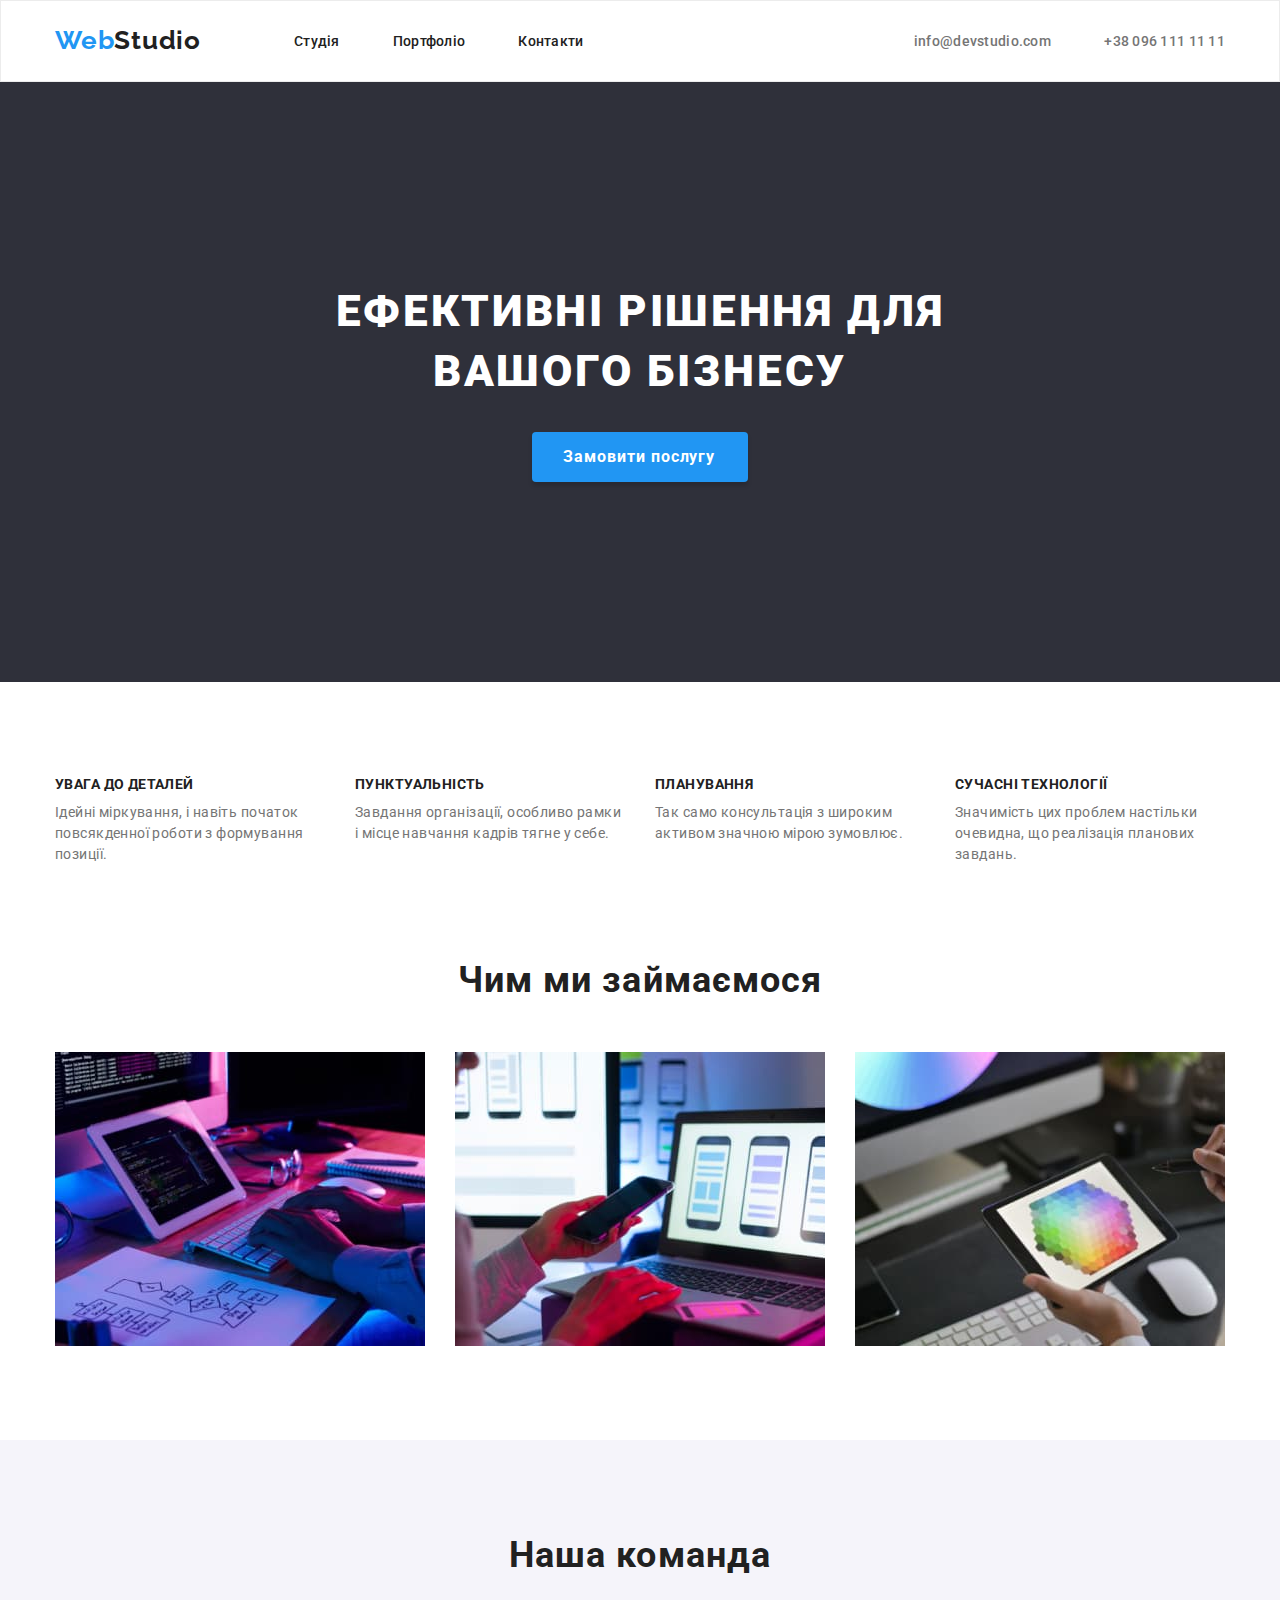
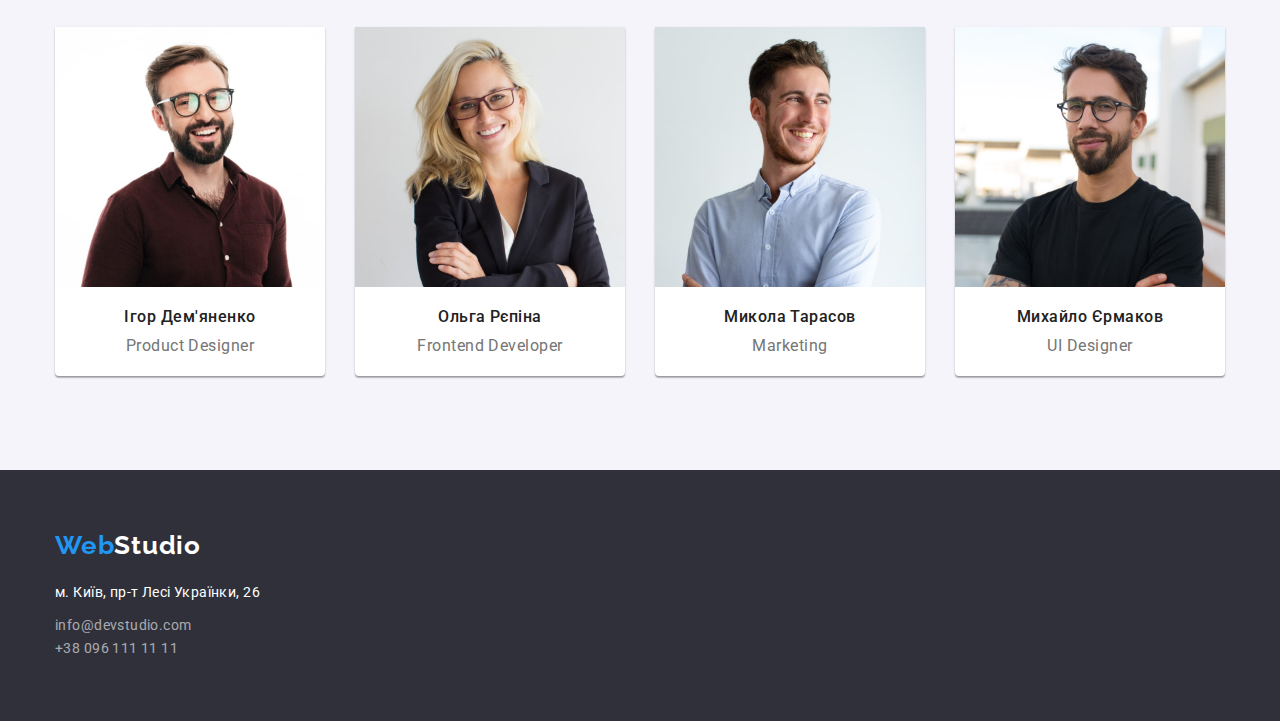
<file: index.html>
<!DOCTYPE html>
<html lang="uk">

<head>
	<meta charset="UTF-8">
	<meta name="viewport" content="width=device-width, initial-scale=1.0">
	<title>Lesson-3</title>
	<link rel="preconnect" href="https://fonts.googleapis.com">
	<link rel="preconnect" href="https://fonts.gstatic.com" crossorigin>
	<link href="https://fonts.googleapis.com/css2?family=Raleway:wght@700&family=Roboto:wght@400;500;700;900&display=swap"
		rel="stylesheet">
	<link rel="stylesheet" href="https://cdnjs.cloudflare.com/ajax/libs/modern-normalize/1.1.0/modern-normalize.min.css"
		integrity="sha512-wpPYUAdjBVSE4KJnH1VR1HeZfpl1ub8YT/NKx4PuQ5NmX2tKuGu6U/JRp5y+Y8XG2tV+wKQpNHVUX03MfMFn9Q=="
		crossorigin="anonymous" referrerpolicy="no-referrer" />
	<link rel="stylesheet" href="css/style.css">
</head>

<body>
	<header class="header">
		<div class="container header-container">
			<a href="#" class="header__logo logo">
				<span>Web</span>Studio
			</a>
			<nav class="navigation">
				<a href="index.html" class="navigation__item">Студія</a>
				<a href="portfolio.html" class="navigation__item">Портфоліо</a>
				<a href="#" class="navigation__item">Контакти</a>
			</nav>
			<div class="header__contacts contacts">
				<a href="mailto:info@devstudio.com" class="contacts__item">
					info@devstudio.com
				</a>
				<a href="tel:+380961111111" class="contacts__item">
					+38 096 111 11 11
				</a>
			</div>
		</div>
	</header>
	<main>
		<section class="promo">
			<div class="promo__wrapper">
				<h1 class="promo__title">
					Ефективні рішення для вашого бізнесу
				</h1>
				<button type="button" class="promo__button">
					Замовити послугу
				</button>
			</div>
		</section>

		<ul class="features section">
			<div class="container features-container">
				<li class="features__item">
					<h3 class="features__title">
						УВАГА ДО ДЕТАЛЕЙ
					</h3>
					<p class="features__text">
						Ідейні міркування, і навіть початок повсякденної роботи з формування позиції.
					</p>
				</li>
				<li class="features__item">
					<h3 class="features__title">
						ПУНКТУАЛЬНІСТЬ
					</h3>
					<p class="features__text">
						Завдання організації, особливо рамки і місце навчання кадрів тягне у себе.
					</p>
				</li>
				<li class="features__item">
					<h3 class="features__title">
						ПЛАНУВАННЯ
					</h3>
					<p class="features__text">
						Так само консультація з широким активом значною мірою зумовлює.
					</p>
				</li>
				<li class="features__item">
					<h3 class="features__title">
						СУЧАСНІ ТЕХНОЛОГІЇ
					</h3>
					<p class="features__text">
						Значимість цих проблем настільки очевидна, що реалізація планових завдань.
					</p>
				</li>
			</div>
		</ul>

		<section class="work">
			<div class="container work-container">
				<h2 class="title work__title">
					Чим ми займаємося
				</h2>
				<div class="work-wrapper">
					<div class="work-wrapper__item">
						<img width="370" height="294" src="./images/work-1.jpg" alt="what we do">
					</div>
					<div class="work-wrapper__item">
						<img width="370" height="294" src="./images/work-2.jpg" alt="what we do">
					</div>
					<div class="work-wrapper__item">
						<img width="370" height="294" src="./images/work-3.jpg" alt="what we do">
					</div>
				</div>
			</div>
		</section>
		<section class="team section">
			<div class="container">
				<h2 class="title team__title">
					Наша команда
				</h2>
				<div class="team-wrapper">
					<div class="team-item">
						<div class="team-item__image">
							<img width="270" height="260" src="./images/team-1.jpg" alt="Ігор Дем'яненко">
						</div>
						<div class="team-item__wrapper">
							<h4 class="team-item__name">
								Ігор Дем'яненко
							</h4>
							<p class="team-item__position">
								Product Designer
							</p>
						</div>
					</div>
					<div class="team-item">
						<div class="team-item__image">
							<img width="270" height="260" src="./images/team-2.jpg" alt="Ольга Рєпіна">
						</div>
						<div class="team-item__wrapper">
							<h4 class="team-item__name">
								Ольга Рєпіна
							</h4>
							<p class="team-item__position">
								Frontend Developer
							</p>
						</div>
					</div>
					<div class="team-item">
						<div class="team-item__image">
							<img width="270" height="260" src="./images/team-3.jpg" alt="Микола Тарасов">
						</div>
						<div class="team-item__wrapper">
							<h4 class="team-item__name">
								Микола Тарасов
							</h4>
							<p class="team-item__position">
								Marketing
							</p>
						</div>
					</div>
					<div class="team-item">
						<div class="team-item__image">
							<img width="270" height="260" src="./images/team-4.jpg" alt="Михайло Єрмаков">
						</div>
						<div class="team-item__wrapper">
							<h4 class="team-item__name">
								Михайло Єрмаков
							</h4>
							<p class="team-item__position">
								UI Designer
							</p>
						</div>
					</div>
				</div>
			</div>
		</section>
	</main>
	<footer class="footer">
		<div class="container">
			<a href="#" class="footer__logo logo">
				<span>Web</span>Studio
			</a>
			<address class="footer-address">
				м. Київ, пр-т Лесі Українки, 26
			</address>
			<a href="info@devstudio.com" class="footer-wrapper__item">
				info@devstudio.com
			</a>
			<a href="tel:+380961111111" class="footer-wrapper__item">
				+38 096 111 11 11
			</a>
		</div>
	</footer>
</body>

</html>
</file>
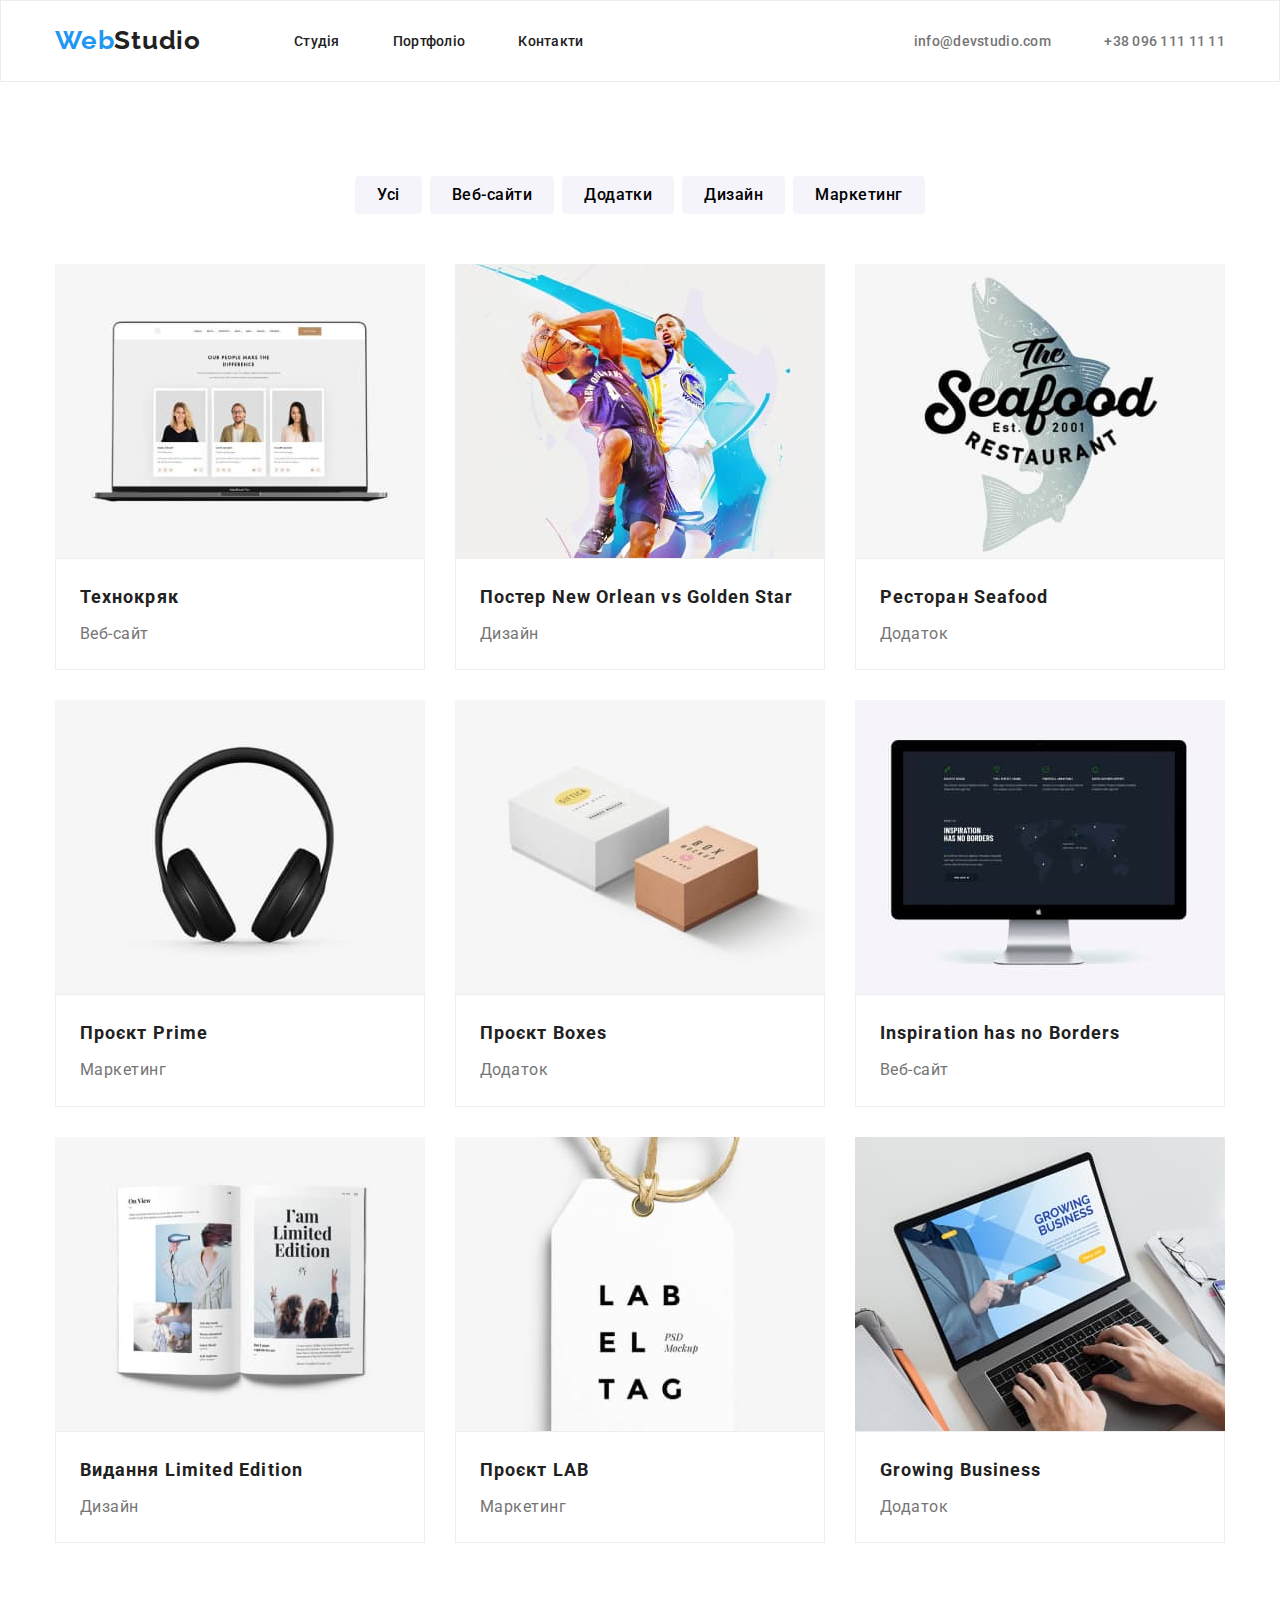
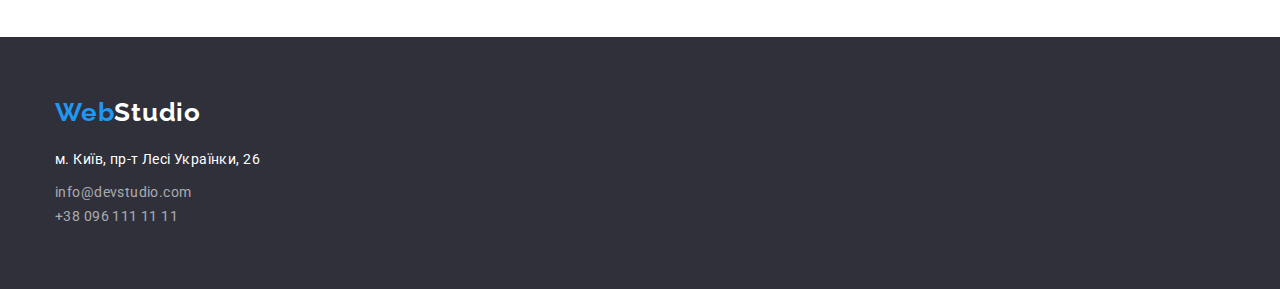
<file: portfolio.html>
<!DOCTYPE html>
<html lang="uk">

<head>
	<meta charset="UTF-8">
	<meta name="viewport" content="width=device-width, initial-scale=1.0">
	<title>Lesson-3</title>
	<link rel="preconnect" href="https://fonts.googleapis.com">
	<link rel="preconnect" href="https://fonts.gstatic.com" crossorigin>
	<link href="https://fonts.googleapis.com/css2?family=Raleway:wght@700&family=Roboto:wght@400;500;700;900&display=swap"
		rel="stylesheet">
	<link rel="stylesheet" href="https://cdnjs.cloudflare.com/ajax/libs/modern-normalize/1.1.0/modern-normalize.min.css"
		integrity="sha512-wpPYUAdjBVSE4KJnH1VR1HeZfpl1ub8YT/NKx4PuQ5NmX2tKuGu6U/JRp5y+Y8XG2tV+wKQpNHVUX03MfMFn9Q=="
		crossorigin="anonymous" referrerpolicy="no-referrer" />
	<link rel="stylesheet" href="css/style.css">
</head>

<body>
	<header class="header">
		<div class="container header-container">
			<a href="#" class="header__logo logo">
				<span>Web</span>Studio
			</a>
			<nav class="navigation">
				<a href="index.html" class="navigation__item">Студія</a>
				<a href="#" class="navigation__item">Портфоліо</a>
				<a href="#" class="navigation__item">Контакти</a>
			</nav>
			<div class="header__contacts contacts">
				<a href="mailto:info@devstudio.com" class="contacts__item">
					info@devstudio.com
				</a>
				<a href="tel:+380961111111" class="contacts__item">
					+38 096 111 11 11
				</a>
			</div>
		</div>
	</header>
	<main>
		<div class="projects section">
			<div class="container">
				<ul class="projects-navigation">
					<li>
						<button type="button" class="projects-navigation__item">
							Усі
						</button>
					</li>
					<li>
						<button type="button" class="projects-navigation__item">
							Веб-сайти
						</button>
					</li>
					<li>
						<button type="button" class="projects-navigation__item">
							Додатки
						</button>
					</li>
					<li>
						<button type="button" class="projects-navigation__item">
							Дизайн
						</button>
					</li>
					<li>
						<button type="button" class="projects-navigation__item">
							Маркетинг
						</button>
					</li>
				</ul>
				<div class="projects-wrapper">
					<div class="projects-item">
						<div class="projects-item__poster">
							<img width="370" height="294" src="./images/project-1.jpg" alt="project">
						</div>
						<div class="projects-item__wrapper">
							<h4 class="projects-item__title">
								Технокряк
							</h4>
							<p class="projects-item__category">
								Веб-сайт
							</p>
						</div>
					</div>
					<div class="projects-item">
						<div class="projects-item__poster">
							<img width="370" height="294" src="./images/project-2.jpg" alt="project">
						</div>
						<div class="projects-item__wrapper">
							<h4 class="projects-item__title">
								Постер New Orlean vs Golden Star
							</h4>
							<p class="projects-item__category">
								Дизайн
							</p>
						</div>
					</div>
					<div class="projects-item">
						<div class="projects-item__poster">
							<img width="370" height="294" src="./images/project-3.jpg" alt="project">
						</div>
						<div class="projects-item__wrapper">
							<h4 class="projects-item__title">
								Ресторан Seafood
							</h4>
							<p class="projects-item__category">
								Додаток
							</p>
						</div>
					</div>
					<div class="projects-item">
						<div class="projects-item__poster">
							<img width="370" height="294" src="./images/project-4.jpg" alt="project">
						</div>
						<div class="projects-item__wrapper">
							<h4 class="projects-item__title">
								Проєкт Prime
							</h4>
							<p class="projects-item__category">
								Маркетинг
							</p>
						</div>
					</div>
					<div class="projects-item">
						<div class="projects-item__poster">
							<img width="370" height="294" src="./images/project-5.jpg" alt="project">
						</div>
						<div class="projects-item__wrapper">
							<h4 class="projects-item__title">
								Проєкт Boxes
							</h4>
							<p class="projects-item__category">
								Додаток
							</p>
						</div>
					</div>
					<div class="projects-item">
						<div class="projects-item__poster">
							<img width="370" height="294" src="./images/project-6.jpg" alt="project">
						</div>
						<div class="projects-item__wrapper">
							<h4 class="projects-item__title">
								Inspiration has no Borders
							</h4>
							<p class="projects-item__category">
								Веб-сайт
							</p>
						</div>
					</div>
					<div class="projects-item">
						<div class="projects-item__poster">
							<img width="370" height="294" src="./images/project-7.jpg" alt="project">
						</div>
						<div class="projects-item__wrapper">
							<h4 class="projects-item__title">
								Видання Limited Edition
							</h4>
							<p class="projects-item__category">
								Дизайн
							</p>
						</div>
					</div>
					<div class="projects-item">
						<div class="projects-item__poster">
							<img width="370" height="294" src="./images/project-8.jpg" alt="project">
						</div>
						<div class="projects-item__wrapper">
							<h4 class="projects-item__title">
								Проєкт LAB
							</h4>
							<p class="projects-item__category">
								Маркетинг
							</p>
						</div>
					</div>
					<div class="projects-item">
						<div class="projects-item__poster">
							<img width="370" height="294" src="./images/project-9.jpg" alt="project">
						</div>
						<div class="projects-item__wrapper">
							<h4 class="projects-item__title">
								Growing Business
							</h4>
							<p class="projects-item__category">
								Додаток
							</p>
						</div>
					</div>
				</div>
			</div>
		</div>
	</main>
	<footer class="footer">
		<div class="container">
			<a href="#" class="footer__logo logo">
				<span>Web</span>Studio
			</a>
			<address class="footer-address">
				м. Київ, пр-т Лесі Українки, 26
			</address>
			<a href="info@devstudio.com" class="footer-wrapper__item">
				info@devstudio.com
			</a>
			<a href="tel:+380961111111" class="footer-wrapper__item">
				+38 096 111 11 11
			</a>
		</div>
	</footer>
</body>

</html>
</file>
<file: css/style.css>
* {
	padding: 0;
	margin: 0;
	border: 0;
}

*,
*:before,
*:after {
	-moz-box-sizing: border-box;
	-webkit-box-sizing: border-box;
	box-sizing: border-box;
}

:focus,
:active {
	outline: none;
}

a:focus,
a:active {
	outline: none;
}

nav,
footer,
header,
aside {
	display: block;
}

html,
body {
	height: 100%;
	width: 100%;
	font-size: 100%;
	line-height: 1;
	font-size: 16px;
	-ms-text-size-adjust: 100%;
	-moz-text-size-adjust: 100%;
	-webkit-text-size-adjust: 100%;
}

input,
button,
textarea {
	font-family: inherit;
}

input::-ms-clear {
	display: none;
}

button,
a {
	cursor: pointer;
	transition: 0.2s linear;
}

button::-moz-focus-inner {
	padding: 0;
	border: 0;
}

a,
a:visited {
	text-decoration: none;
}

a:hover {
	text-decoration: none;
}

ul li {
	list-style: none;
}

img {
	vertical-align: top;
}

h1,
h2,
h3,
h4,
h5,
h6 {
	font-size: inherit;
	font-weight: inherit;
}

:root {
	--mainTextColor: #212121;
	--secondaryTextColor: #757575;
	--mainBgColor: #2F303A;
	--secondaryBgColor: #F5F4FA;
	--interactiveColor: #2196F3;
	--colorWhite: #fff;
	--containerWidth: 1170px;
	--textLetterSpacing: 0.03em;
}

body {
	font-family: 'Raleway', sans-serif;
	font-family: 'Roboto', sans-serif;
	box-sizing: border-box;
	padding: 0;
	margin: 0;
	background-color: va(--colorWhite);
	color: var(--mainTextColor);
	font-size: 14px;
}

.container {
	max-width: var(--containerWidth);
	margin: 0 auto;
}

.section {
	padding: 94px 0;
}

.title {
	font-weight: 700;
	font-size: 36px;
	line-height: 1.2;
	text-align: center;
	letter-spacing: var(--textLetterSpacing);
}

.header {
	padding: 24px 0 25px;
	border: 1px solid #ECECEC;
}

.header-container {
	display: flex;
	align-items: center;
}

.header__logo {
	margin-right: 93px;
}

.logo {
	font-family: 'Raleway', sans-serif;
	font-weight: 700;
	font-size: 26px;
	line-height: 1.2;
	letter-spacing: var(--textLetterSpacing);
	color: var(--mainTextColor);
}

.logo span {
	color: var(--interactiveColor);
}

.navigation__item {
	font-weight: 500;
	line-height: 1.15;
	letter-spacing: 0.02em;
	color: var(--mainTextColor);
}

.navigation__item:not(:last-child) {
	margin-right: 50px;
}

.header__contacts {
	margin-left: auto;
}

.contacts__item {
	font-weight: 500;
	line-height: 1;
	letter-spacing: 0.02em;
	color: var(--secondaryTextColor);
}

.contacts__item:not(:last-child) {
	margin-right: 50px;
}

.navigation__item:hover,
.contacts__item:hover,
.navigation__item:focus,
.contacts__item:focus {
	color: var(--interactiveColor);
}

.promo {
	padding: 200px 0;
	background-color: var(--mainBgColor);
}

.promo__wrapper {
	max-width: 800px;
	margin: 0 auto;
	display: flex;
	flex-direction: column;
	justify-content: center;
}

.promo__title {
	font-weight: 900;
	font-size: 44px;
	line-height: 1.36;
	text-align: center;
	letter-spacing: 0.06em;
	text-transform: uppercase;
	color: var(--colorWhite);
	margin-bottom: 30px;
}

.promo__button {
	width: 100%;
	max-width: 216px;
	margin: 0 auto;
	background: var(--interactiveColor);
	box-shadow: 0px 4px 4px rgba(0, 0, 0, 0.15);
	padding: 10px 31px;
	border-radius: 4px;
	font-family: 'Roboto';
	font-weight: 700;
	font-size: 16px;
	line-height: 1.87;
	display: flex;
	align-items: center;
	text-align: center;
	letter-spacing: 0.06em;
	color: var(--colorWhite);
}

.features-container {
	display: flex;
}

.features__item {
	max-width: 270px;
}

.features__item:not(:last-child) {
	margin-right: 30px;
}

.features__title {
	font-weight: 700;
	line-height: 1.15;
	letter-spacing: var(--textLetterSpacing);
	text-transform: uppercase;
	margin-bottom: 10px;
}

.features__text {
	line-height: 1.5;
	letter-spacing: var(--textLetterSpacing);
	color: var(--secondaryTextColor);
}

.work {
	padding-bottom: 94px;
}

.work__title {
	margin-bottom: 50px;
}

.work-wrapper {
	display: flex;
	gap: 30px;
}

.team {
	background-color: var(--secondaryBgColor);
}

.team-wrapper {
	display: flex;
	gap: 30px;
}

.team__title {
	margin-bottom: 50px;
}

.team-item {
	width: 100%;
	max-width: 270px;
	background-color: var(--colorWhite);
	box-shadow: 0px 1px 3px rgba(0, 0, 0, 0.12), 0px 1px 1px rgba(0, 0, 0, 0.14), 0px 2px 1px rgba(0, 0, 0, 0.2);
	border-radius: 0px 0px 4px 4px;
}

.team-item__wrapper {
	padding: 20px 0;
}

.team-item__name {
	font-weight: 500;
	font-size: 16px;
	line-height: 1.2;
	text-align: center;
	letter-spacing: var(--textLetterSpacing);
	margin-bottom: 10px;
}

.team-item__position {
	font-size: 16px;
	line-height: 1.2;
	text-align: center;
	letter-spacing: var(--textLetterSpacing);
	color: var(--secondaryTextColor);
}

.footer {
	background: var(--mainBgColor);
	padding: 60px 0;
}

.footer__logo {
	display: inline-block;
	margin-bottom: 20px;
	color: var(--colorWhite);
}

.footer-address {
	font-style: normal;
	line-height: 1.7;
	letter-spacing: var(--textLetterSpacing);
	color: var(--colorWhite);
	margin-bottom: 9px;
}

.footer-wrapper__item {
	display: block;
	line-height: 1.7;
	letter-spacing: var(--textLetterSpacing);
	color: rgba(255, 255, 255, 0.6);
}

.footer-wrapper__item:hover,
.footer-wrapper__item:focus {
	color: var(--colorWhite);
}

.projects-navigation {
	margin-bottom: 50px;
}

.projects-navigation__item {
	border-radius: 4px;
	padding: 6px 22px;
	background-color: var(--secondaryBgColor);
	font-weight: 500;
	font-size: 16px;
	line-height: 1.6;
	text-align: center;
	letter-spacing: var(--textLetterSpacing);
}

.projects-navigation__item:hover,
.projects-navigation__item:focus {
	background-color: var(--interactiveColor);
	color: var(--colorWhite);
	box-shadow: 0px 3px 1px rgba(0, 0, 0, 0.1), 0px 1px 2px rgba(0, 0, 0, 0.08), 0px 2px 2px rgba(0, 0, 0, 0.12);
}

.projects-navigation {
	display: flex;
	justify-content: center;
}

.projects-navigation li:not(:last-child) {
	margin-right: 8px;
}

.projects-wrapper {
	display: flex;
	flex-wrap: wrap;
	gap: 30px;
}

.projects-item {
	width: 100%;
	max-width: 370px;
	background-color: var(--colorWhite);
}

.projects-item__wrapper {
	padding: 20px 24px;
	border: 1px solid #EEEEEE;
}

.projects-item__title {
	font-weight: 700;
	font-size: 18px;
	line-height: 2;
	margin-bottom: 4px;
	letter-spacing: 0.06em;
}

.projects-item__category {
	font-weight: 400;
	font-size: 16px;
	line-height: 1.9;
	letter-spacing: var(--textLetterSpacing);
	color: var(--secondaryTextColor);
}
</file>
